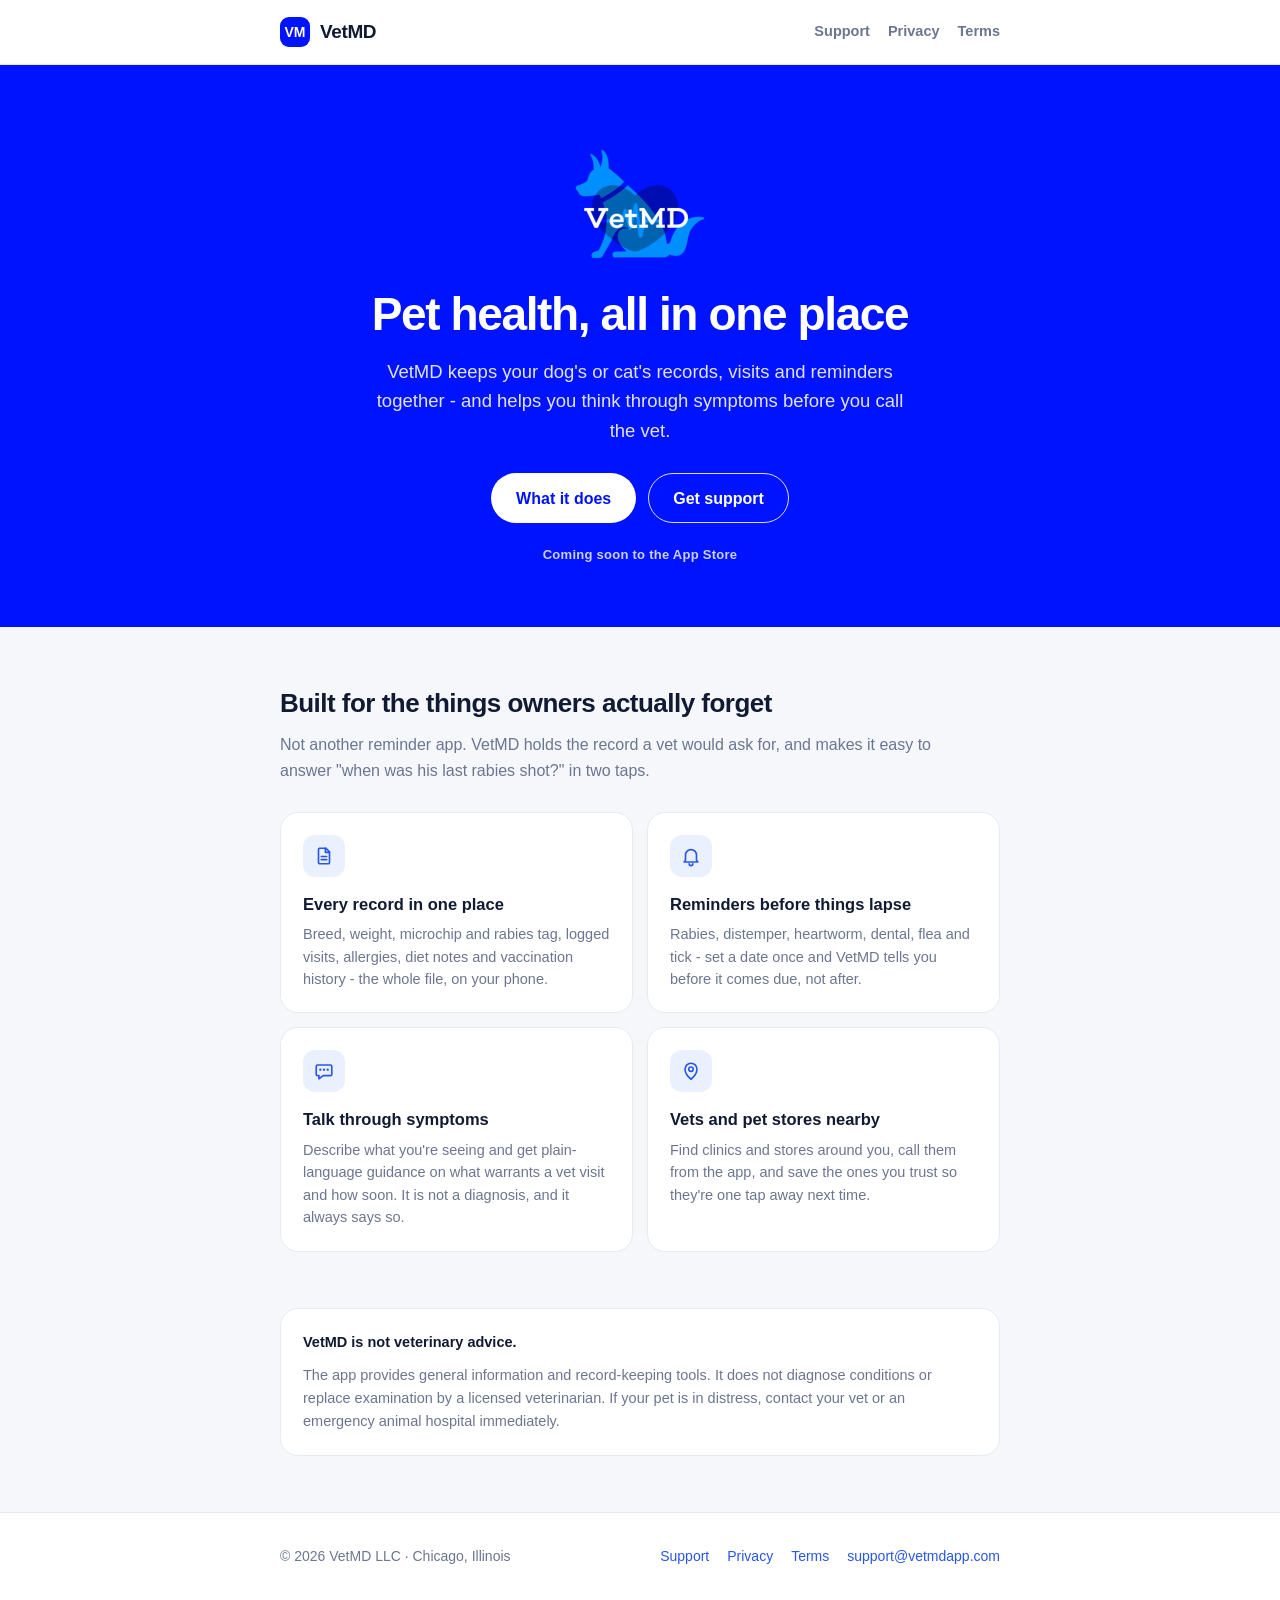
<file: index.html>
<!doctype html>
<html lang="en">
<head>
<meta charset="utf-8">
<meta name="viewport" content="width=device-width, initial-scale=1">
<title>VetMD - Pet health, all in one place</title>
<meta name="description" content="VetMD keeps your dog's or cat's health records, vet visits, vaccination reminders and nearby clinics together in one app.">
<meta property="og:title" content="VetMD - Pet health, all in one place">
<meta property="og:description" content="Health records, reminders, symptom guidance and a nearby vet finder for dog and cat owners.">
<meta property="og:type" content="website">
<meta name="theme-color" content="#0013FF">
<link rel="icon" href="favicon.png">
<link rel="stylesheet" href="styles.css">
</head>
<body>

<header class="site-head">
  <div class="wrap">
    <a class="brand" href="/"><span class="mark">VM</span> VetMD</a>
    <nav class="site-nav">
      <a href="/support.html">Support</a>
      <a href="/privacy.html">Privacy</a>
      <a href="/terms.html">Terms</a>
    </nav>
  </div>
</header>

<main>
  <div class="hero">
    <div class="wrap">
      <img class="hero-logo" src="logo.jpg" alt="VetMD" width="150" height="150">
      <h1>Pet health, all in one place</h1>
      <p>VetMD keeps your dog's or cat's records, visits and reminders together - and helps you
         think through symptoms before you call the vet.</p>
      <div class="cta">
        <a class="btn btn-white" href="#features">What it does</a>
        <a class="btn btn-ghost" href="/support.html">Get support</a>
      </div>
      <div class="badge">Coming soon to the App Store</div>
    </div>
  </div>

  <section id="features">
    <div class="wrap">
      <h2>Built for the things owners actually forget</h2>
      <p class="lede">Not another reminder app. VetMD holds the record a vet would ask for,
         and makes it easy to answer "when was his last rabies shot?" in two taps.</p>

      <div class="features">
        <div class="feature">
          <div class="tile" aria-hidden="true">
            <svg width="22" height="22" viewBox="0 0 24 24" fill="none" stroke="currentColor" stroke-width="1.8" stroke-linecap="round" stroke-linejoin="round"><path d="M7 3.5h7l4 4V19a1.5 1.5 0 0 1-1.5 1.5h-9A1.5 1.5 0 0 1 6 19V5A1.5 1.5 0 0 1 7 3.5Z"/><path d="M13.5 3.5V8H18M9 12.5h6M9 16h6"/></svg>
          </div>
          <h3>Every record in one place</h3>
          <p>Breed, weight, microchip and rabies tag, logged visits, allergies, diet notes and
             vaccination history - the whole file, on your phone.</p>
        </div>

        <div class="feature">
          <div class="tile" aria-hidden="true">
            <svg width="22" height="22" viewBox="0 0 24 24" fill="none" stroke="currentColor" stroke-width="1.8" stroke-linecap="round" stroke-linejoin="round"><path d="M6 16.5V11a6 6 0 0 1 12 0v5.5l1.5 2h-15Z"/><path d="M10 20.5a2 2 0 0 0 4 0"/></svg>
          </div>
          <h3>Reminders before things lapse</h3>
          <p>Rabies, distemper, heartworm, dental, flea and tick - set a date once and VetMD
             tells you before it comes due, not after.</p>
        </div>

        <div class="feature">
          <div class="tile" aria-hidden="true">
            <svg width="22" height="22" viewBox="0 0 24 24" fill="none" stroke="currentColor" stroke-width="1.8" stroke-linecap="round" stroke-linejoin="round"><path d="M5 5.5h14a1.5 1.5 0 0 1 1.5 1.5v8.5A1.5 1.5 0 0 1 19 17h-8l-4.5 3.5V17H5a1.5 1.5 0 0 1-1.5-1.5V7A1.5 1.5 0 0 1 5 5.5Z"/><path d="M8 10.5h.01M12 10.5h.01M16 10.5h.01" stroke-width="2.6"/></svg>
          </div>
          <h3>Talk through symptoms</h3>
          <p>Describe what you're seeing and get plain-language guidance on what warrants a vet
             visit and how soon. It is not a diagnosis, and it always says so.</p>
        </div>

        <div class="feature">
          <div class="tile" aria-hidden="true">
            <svg width="22" height="22" viewBox="0 0 24 24" fill="none" stroke="currentColor" stroke-width="1.8" stroke-linecap="round" stroke-linejoin="round"><path d="M12 21s-6.5-5.6-6.5-11a6.5 6.5 0 0 1 13 0c0 5.4-6.5 11-6.5 11Z"/><circle cx="12" cy="10" r="2.4"/></svg>
          </div>
          <h3>Vets and pet stores nearby</h3>
          <p>Find clinics and stores around you, call them from the app, and save the ones you
             trust so they're one tap away next time.</p>
        </div>
      </div>
    </div>
  </section>

  <section style="padding-top:0">
    <div class="wrap">
      <div class="note">
        <p style="margin:0 0 10px"><strong>VetMD is not veterinary advice.</strong></p>
        <p style="margin:0">The app provides general information and record-keeping tools. It does not
           diagnose conditions or replace examination by a licensed veterinarian. If your pet is in
           distress, contact your vet or an emergency animal hospital immediately.</p>
      </div>
    </div>
  </section>
</main>

<footer class="site-foot">
  <div class="wrap">
    <div>&copy; 2026 VetMD LLC &middot; Chicago, Illinois</div>
    <nav>
      <a href="/support.html">Support</a>
      <a href="/privacy.html">Privacy</a>
      <a href="/terms.html">Terms</a>
      <a href="mailto:support@vetmdapp.com">support@vetmdapp.com</a>
    </nav>
  </div>
</footer>

</body>
</html>
</file>
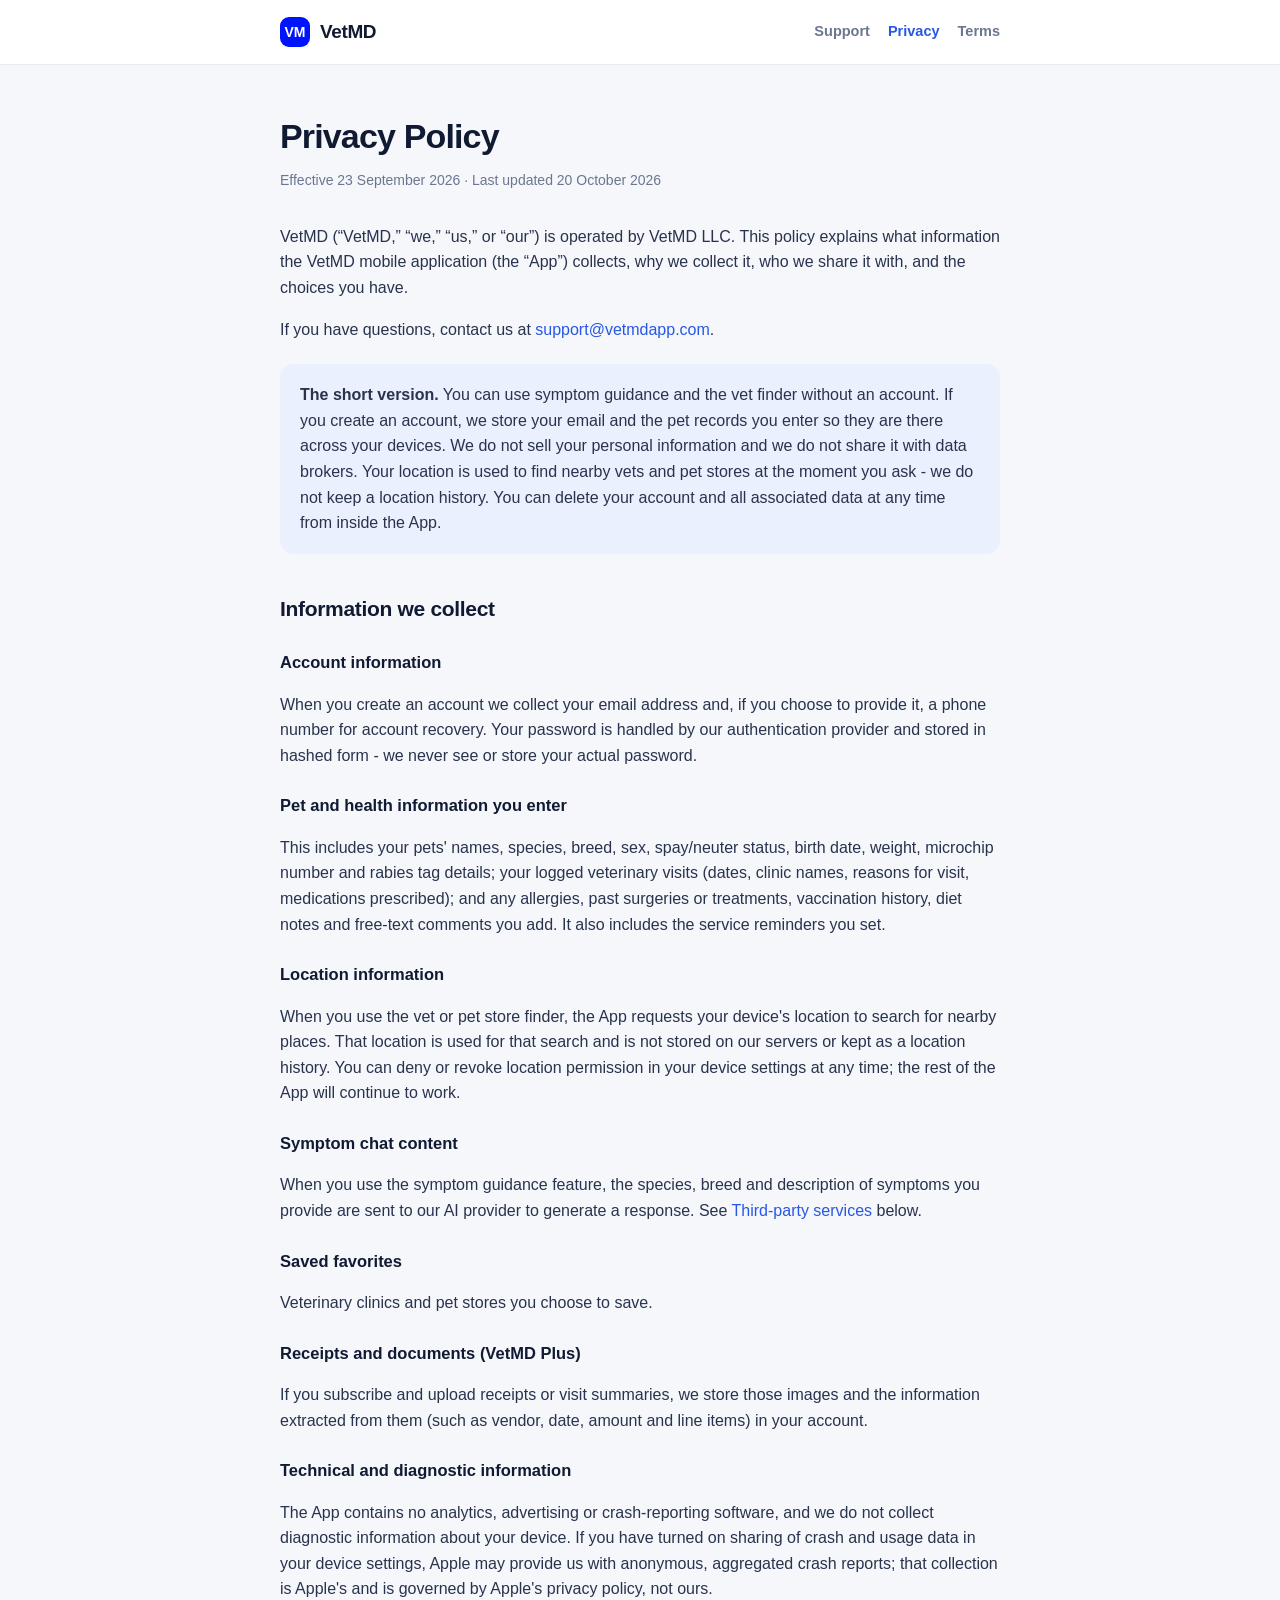
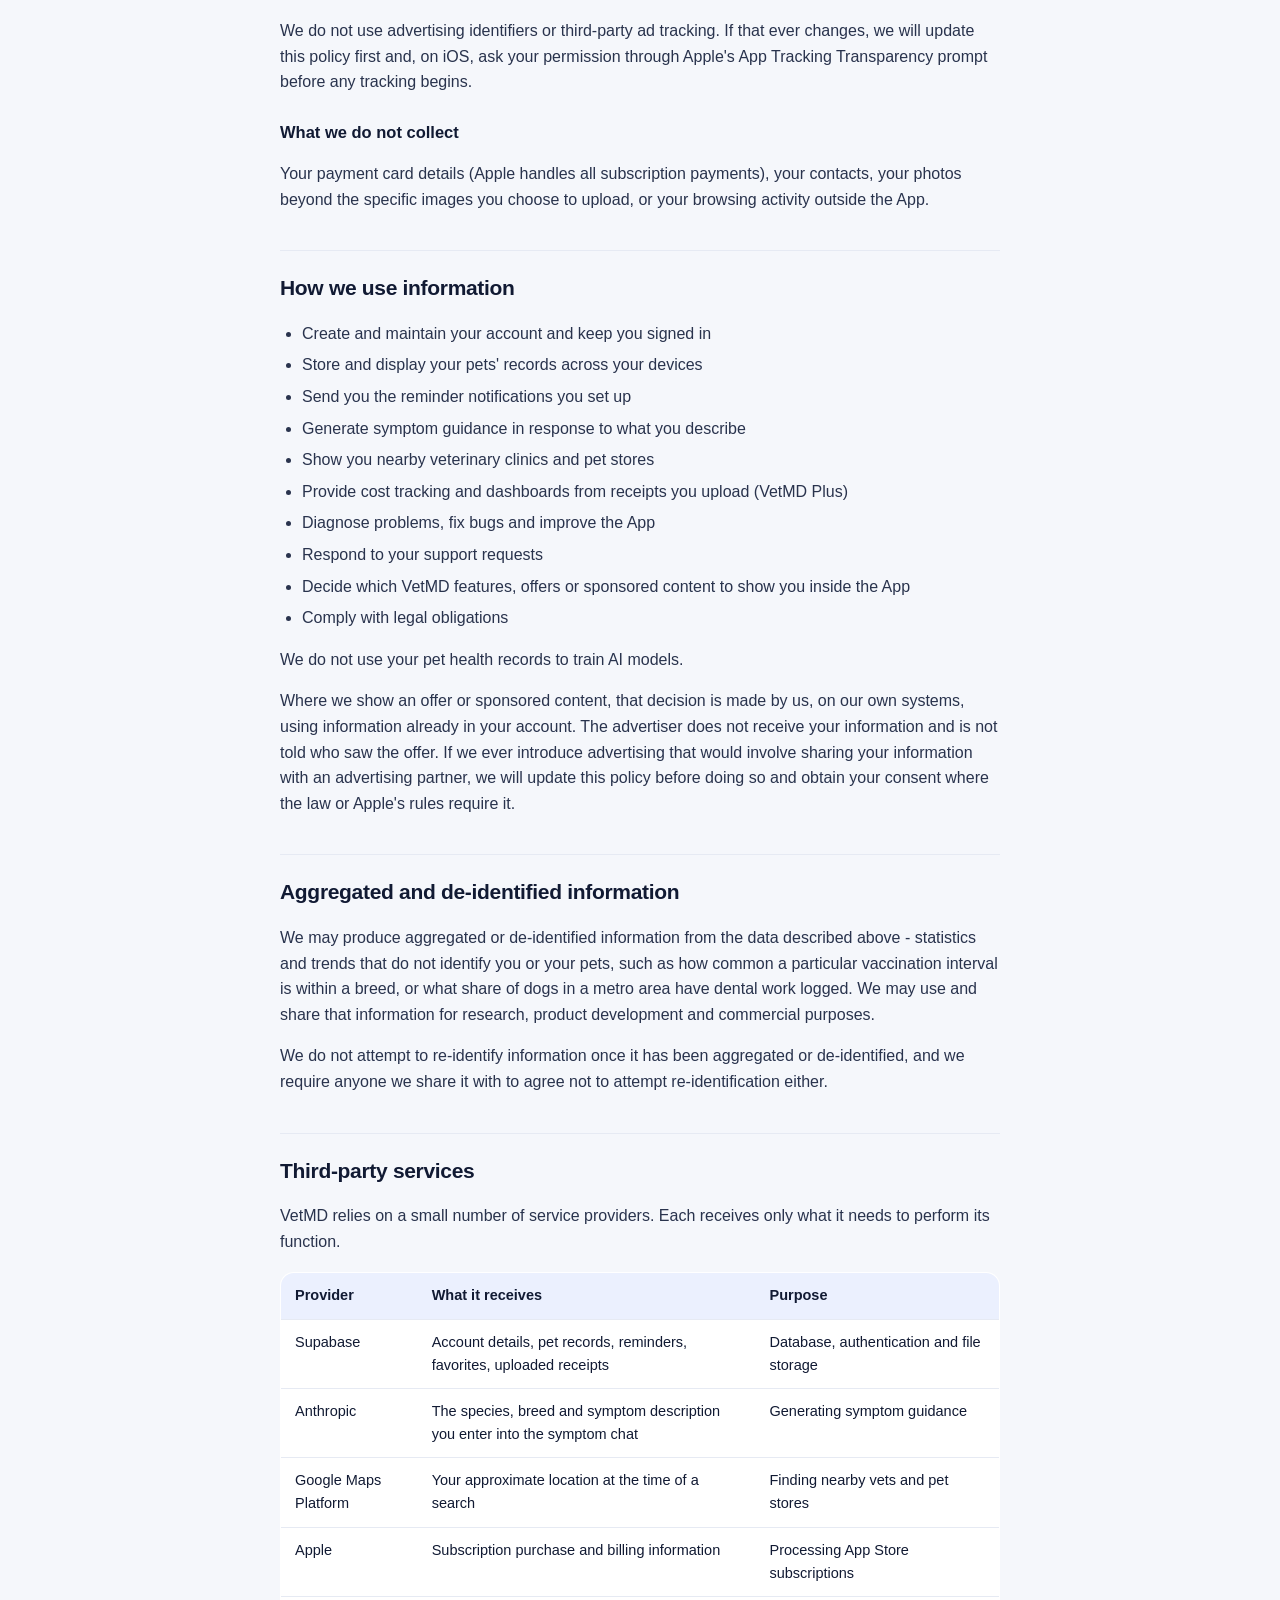
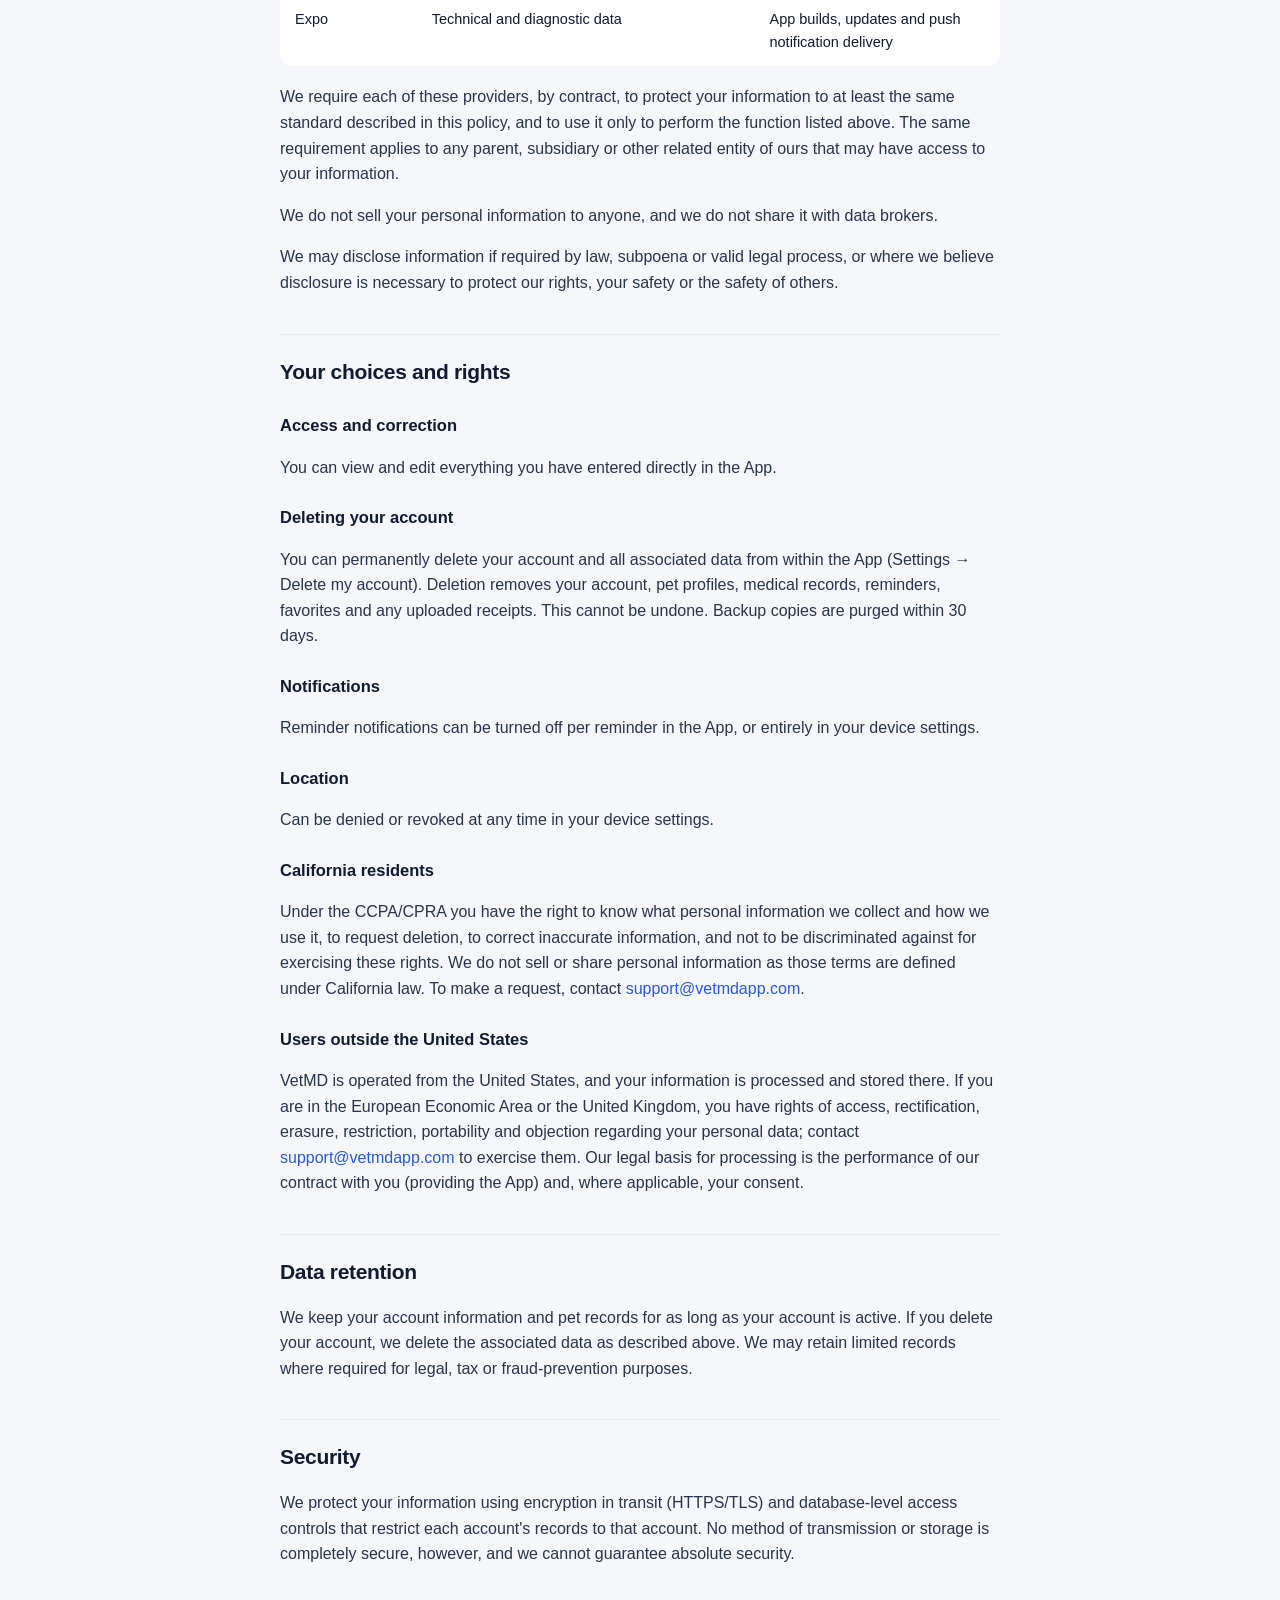
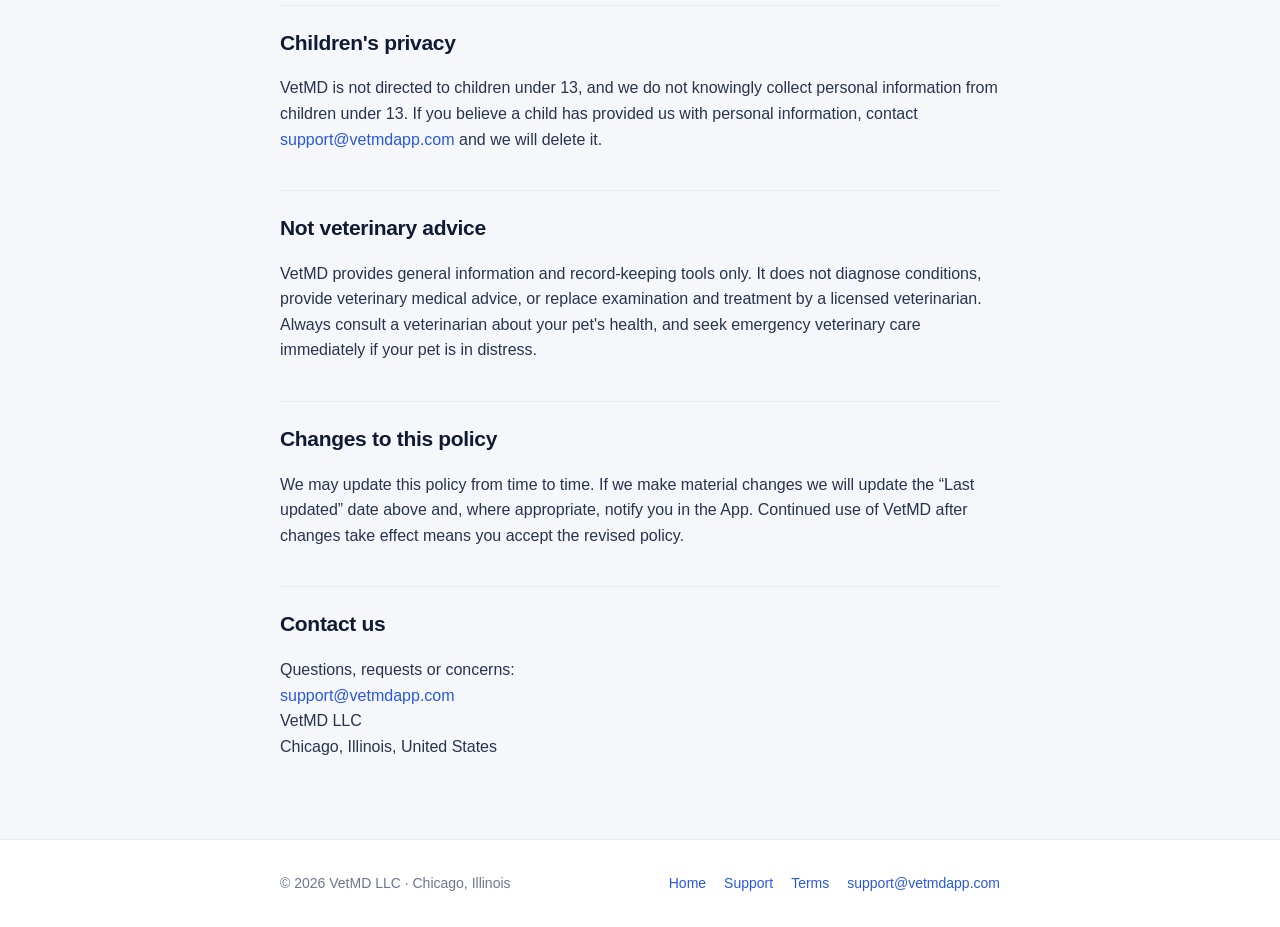
<file: privacy.html>
<!doctype html>
<html lang="en">
<head>
<meta charset="utf-8">
<meta name="viewport" content="width=device-width, initial-scale=1">
<title>Privacy Policy - VetMD</title>
<meta name="description" content="What the VetMD app collects, why, who it is shared with, and the choices you have.">
<meta name="theme-color" content="#0013FF">
<link rel="icon" href="favicon.png">
<link rel="stylesheet" href="styles.css">
</head>
<body>

<header class="site-head">
  <div class="wrap">
    <a class="brand" href="/"><span class="mark">VM</span> VetMD</a>
    <nav class="site-nav">
      <a href="/support.html">Support</a>
      <a href="/privacy.html" aria-current="page">Privacy</a>
      <a href="/terms.html">Terms</a>
    </nav>
  </div>
</header>

<main class="doc">
  <div class="wrap">
    <h1>Privacy Policy</h1>
    <p class="meta">Effective 23 September 2026 &middot; Last updated 20 October 2026</p>

    <p>VetMD (&ldquo;VetMD,&rdquo; &ldquo;we,&rdquo; &ldquo;us,&rdquo; or &ldquo;our&rdquo;) is operated
       by VetMD LLC. This policy explains what information the VetMD mobile application (the
       &ldquo;App&rdquo;) collects, why we collect it, who we share it with, and the choices you have.</p>

    <p>If you have questions, contact us at
       <a href="mailto:support@vetmdapp.com">support@vetmdapp.com</a>.</p>

    <div class="callout">
      <p><strong>The short version.</strong> You can use symptom guidance and the vet finder without an
         account. If you create an account, we store your email and the pet records you enter so they
         are there across your devices. We do not sell your personal information and we do not share it
         with data brokers. Your location is used to find nearby vets and pet stores at the moment you
         ask - we do not keep a location history. You can delete your account and all associated data
         at any time from inside the App.</p>
    </div>

    <h2>Information we collect</h2>

    <h3>Account information</h3>
    <p>When you create an account we collect your email address and, if you choose to provide it, a
       phone number for account recovery. Your password is handled by our authentication provider and
       stored in hashed form - we never see or store your actual password.</p>

    <h3>Pet and health information you enter</h3>
    <p>This includes your pets' names, species, breed, sex, spay/neuter status, birth date, weight,
       microchip number and rabies tag details; your logged veterinary visits (dates, clinic names,
       reasons for visit, medications prescribed); and any allergies, past surgeries or treatments,
       vaccination history, diet notes and free-text comments you add. It also includes the service
       reminders you set.</p>

    <h3>Location information</h3>
    <p>When you use the vet or pet store finder, the App requests your device's location to search for
       nearby places. That location is used for that search and is not stored on our servers or kept as
       a location history. You can deny or revoke location permission in your device settings at any
       time; the rest of the App will continue to work.</p>

    <h3>Symptom chat content</h3>
    <p>When you use the symptom guidance feature, the species, breed and description of symptoms you
       provide are sent to our AI provider to generate a response. See
       <a href="#third-party">Third-party services</a> below.</p>

    <h3>Saved favorites</h3>
    <p>Veterinary clinics and pet stores you choose to save.</p>

    <h3>Receipts and documents (VetMD Plus)</h3>
    <p>If you subscribe and upload receipts or visit summaries, we store those images and the
       information extracted from them (such as vendor, date, amount and line items) in your account.</p>

    <h3>Technical and diagnostic information</h3>
    <p>The App contains no analytics, advertising or crash-reporting software, and we do not collect
       diagnostic information about your device. If you have turned on sharing of crash and usage
       data in your device settings, Apple may provide us with anonymous, aggregated crash reports;
       that collection is Apple's and is governed by Apple's privacy policy, not ours.</p>
    <p>We do not use advertising identifiers or third-party ad tracking. If that ever changes, we
       will update this policy first and, on iOS, ask your permission through Apple's App Tracking
       Transparency prompt before any tracking begins.</p>

    <h3>What we do not collect</h3>
    <p>Your payment card details (Apple handles all subscription payments), your contacts, your photos
       beyond the specific images you choose to upload, or your browsing activity outside the App.</p>

    <h2>How we use information</h2>
    <ul>
      <li>Create and maintain your account and keep you signed in</li>
      <li>Store and display your pets' records across your devices</li>
      <li>Send you the reminder notifications you set up</li>
      <li>Generate symptom guidance in response to what you describe</li>
      <li>Show you nearby veterinary clinics and pet stores</li>
      <li>Provide cost tracking and dashboards from receipts you upload (VetMD Plus)</li>
      <li>Diagnose problems, fix bugs and improve the App</li>
      <li>Respond to your support requests</li>
      <li>Decide which VetMD features, offers or sponsored content to show you inside the App</li>
      <li>Comply with legal obligations</li>
    </ul>
    <p>We do not use your pet health records to train AI models.</p>
    <p>Where we show an offer or sponsored content, that decision is made by us, on our own systems,
       using information already in your account. The advertiser does not receive your information and
       is not told who saw the offer. If we ever introduce advertising that would involve sharing your
       information with an advertising partner, we will update this policy before doing so and obtain
       your consent where the law or Apple's rules require it.</p>

    <h2>Aggregated and de-identified information</h2>
    <p>We may produce aggregated or de-identified information from the data described above -
       statistics and trends that do not identify you or your pets, such as how common a particular
       vaccination interval is within a breed, or what share of dogs in a metro area have dental work
       logged. We may use and share that information for research, product development and commercial
       purposes.</p>
    <p>We do not attempt to re-identify information once it has been aggregated or de-identified, and
       we require anyone we share it with to agree not to attempt re-identification either.</p>

    <h2 id="third-party">Third-party services</h2>
    <p>VetMD relies on a small number of service providers. Each receives only what it needs to perform
       its function.</p>
    <table>
      <thead>
        <tr><th>Provider</th><th>What it receives</th><th>Purpose</th></tr>
      </thead>
      <tbody>
        <tr>
          <td>Supabase</td>
          <td>Account details, pet records, reminders, favorites, uploaded receipts</td>
          <td>Database, authentication and file storage</td>
        </tr>
        <tr>
          <td>Anthropic</td>
          <td>The species, breed and symptom description you enter into the symptom chat</td>
          <td>Generating symptom guidance</td>
        </tr>
        <tr>
          <td>Google Maps Platform</td>
          <td>Your approximate location at the time of a search</td>
          <td>Finding nearby vets and pet stores</td>
        </tr>
        <tr>
          <td>Apple</td>
          <td>Subscription purchase and billing information</td>
          <td>Processing App Store subscriptions</td>
        </tr>
        <tr>
          <td>Expo</td>
          <td>Technical and diagnostic data</td>
          <td>App builds, updates and push notification delivery</td>
        </tr>
      </tbody>
    </table>
    <p>We require each of these providers, by contract, to protect your information to at least the
       same standard described in this policy, and to use it only to perform the function listed
       above. The same requirement applies to any parent, subsidiary or other related entity of ours
       that may have access to your information.</p>
    <p>We do not sell your personal information to anyone, and we do not share it with data
       brokers.</p>
    <p>We may disclose information if required by law, subpoena or valid legal process, or where we
       believe disclosure is necessary to protect our rights, your safety or the safety of others.</p>

    <h2>Your choices and rights</h2>

    <h3>Access and correction</h3>
    <p>You can view and edit everything you have entered directly in the App.</p>

    <h3>Deleting your account</h3>
    <p>You can permanently delete your account and all associated data from within the App
       (Settings &rarr; Delete my account). Deletion removes your account, pet profiles, medical
       records, reminders, favorites and any uploaded receipts. This cannot be undone. Backup copies
       are purged within 30 days.</p>

    <h3>Notifications</h3>
    <p>Reminder notifications can be turned off per reminder in the App, or entirely in your device
       settings.</p>

    <h3>Location</h3>
    <p>Can be denied or revoked at any time in your device settings.</p>

    <h3>California residents</h3>
    <p>Under the CCPA/CPRA you have the right to know what personal information we collect and how we
       use it, to request deletion, to correct inaccurate information, and not to be discriminated
       against for exercising these rights. We do not sell or share personal information as those terms
       are defined under California law. To make a request, contact
       <a href="mailto:support@vetmdapp.com">support@vetmdapp.com</a>.</p>

    <h3>Users outside the United States</h3>
    <p>VetMD is operated from the United States, and your information is processed and stored there. If
       you are in the European Economic Area or the United Kingdom, you have rights of access,
       rectification, erasure, restriction, portability and objection regarding your personal data;
       contact <a href="mailto:support@vetmdapp.com">support@vetmdapp.com</a> to exercise them. Our
       legal basis for processing is the performance of our contract with you (providing the App) and,
       where applicable, your consent.</p>

    <h2>Data retention</h2>
    <p>We keep your account information and pet records for as long as your account is active. If you
       delete your account, we delete the associated data as described above. We may retain limited
       records where required for legal, tax or fraud-prevention purposes.</p>

    <h2>Security</h2>
    <p>We protect your information using encryption in transit (HTTPS/TLS) and database-level access
       controls that restrict each account's records to that account. No method of transmission or
       storage is completely secure, however, and we cannot guarantee absolute security.</p>

    <h2>Children's privacy</h2>
    <p>VetMD is not directed to children under 13, and we do not knowingly collect personal information
       from children under 13. If you believe a child has provided us with personal information,
       contact <a href="mailto:support@vetmdapp.com">support@vetmdapp.com</a> and we will delete it.</p>

    <h2>Not veterinary advice</h2>
    <p>VetMD provides general information and record-keeping tools only. It does not diagnose
       conditions, provide veterinary medical advice, or replace examination and treatment by a
       licensed veterinarian. Always consult a veterinarian about your pet's health, and seek emergency
       veterinary care immediately if your pet is in distress.</p>

    <h2>Changes to this policy</h2>
    <p>We may update this policy from time to time. If we make material changes we will update the
       &ldquo;Last updated&rdquo; date above and, where appropriate, notify you in the App. Continued
       use of VetMD after changes take effect means you accept the revised policy.</p>

    <h2>Contact us</h2>
    <p>Questions, requests or concerns:<br>
       <a href="mailto:support@vetmdapp.com">support@vetmdapp.com</a><br>
       VetMD LLC<br>
       Chicago, Illinois, United States</p>
  </div>
</main>

<footer class="site-foot">
  <div class="wrap">
    <div>&copy; 2026 VetMD LLC &middot; Chicago, Illinois</div>
    <nav>
      <a href="/">Home</a>
      <a href="/support.html">Support</a>
      <a href="/terms.html">Terms</a>
      <a href="mailto:support@vetmdapp.com">support@vetmdapp.com</a>
    </nav>
  </div>
</footer>

</body>
</html>
</file>
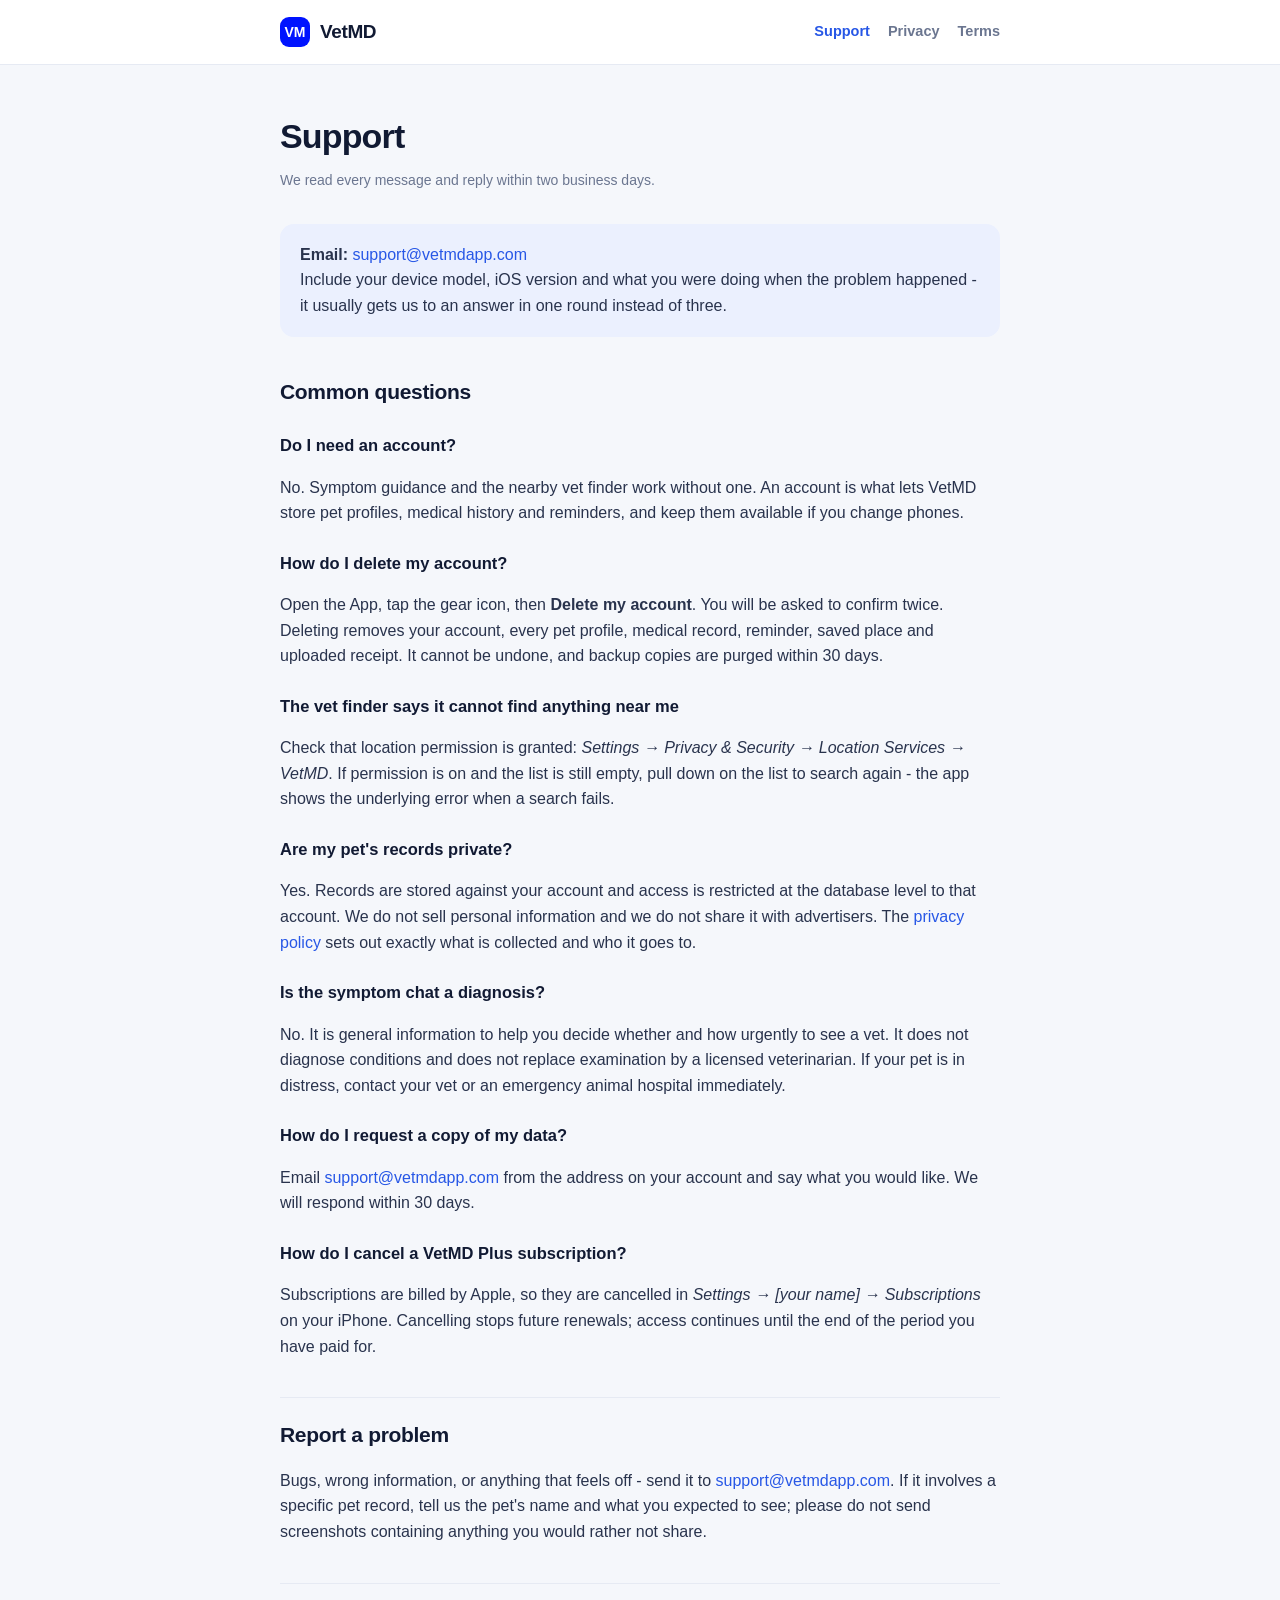
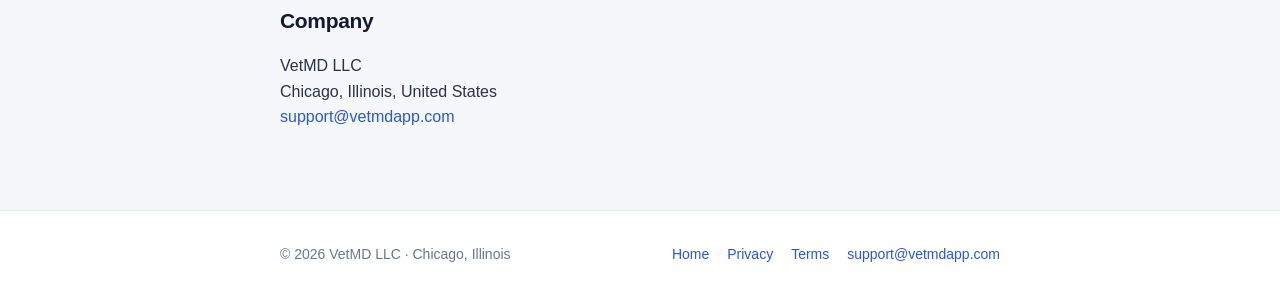
<file: support.html>
<!doctype html>
<html lang="en">
<head>
<meta charset="utf-8">
<meta name="viewport" content="width=device-width, initial-scale=1">
<title>Support - VetMD</title>
<meta name="description" content="Get help with the VetMD app: contact, common questions, account deletion and data requests.">
<meta name="theme-color" content="#0013FF">
<link rel="icon" href="favicon.png">
<link rel="stylesheet" href="styles.css">
</head>
<body>

<header class="site-head">
  <div class="wrap">
    <a class="brand" href="/"><span class="mark">VM</span> VetMD</a>
    <nav class="site-nav">
      <a href="/support.html" aria-current="page">Support</a>
      <a href="/privacy.html">Privacy</a>
      <a href="/terms.html">Terms</a>
    </nav>
  </div>
</header>

<main class="doc">
  <div class="wrap">
    <h1>Support</h1>
    <p class="meta">We read every message and reply within two business days.</p>

    <div class="callout">
      <p><strong>Email:</strong> <a href="mailto:support@vetmdapp.com">support@vetmdapp.com</a><br>
         Include your device model, iOS version and what you were doing when the problem happened -
         it usually gets us to an answer in one round instead of three.</p>
    </div>

    <h2>Common questions</h2>

    <h3>Do I need an account?</h3>
    <p>No. Symptom guidance and the nearby vet finder work without one. An account is what lets VetMD
       store pet profiles, medical history and reminders, and keep them available if you change
       phones.</p>

    <h3>How do I delete my account?</h3>
    <p>Open the App, tap the gear icon, then <strong>Delete my account</strong>. You will be asked to
       confirm twice. Deleting removes your account, every pet profile, medical record, reminder, saved
       place and uploaded receipt. It cannot be undone, and backup copies are purged within 30 days.</p>

    <h3>The vet finder says it cannot find anything near me</h3>
    <p>Check that location permission is granted: <em>Settings &rarr; Privacy &amp; Security &rarr;
       Location Services &rarr; VetMD</em>. If permission is on and the list is still empty, pull down
       on the list to search again - the app shows the underlying error when a search fails.</p>

    <h3>Are my pet's records private?</h3>
    <p>Yes. Records are stored against your account and access is restricted at the database level to
       that account. We do not sell personal information and we do not share it with advertisers. The
       <a href="/privacy.html">privacy policy</a> sets out exactly what is collected and who it goes
       to.</p>

    <h3>Is the symptom chat a diagnosis?</h3>
    <p>No. It is general information to help you decide whether and how urgently to see a vet. It does
       not diagnose conditions and does not replace examination by a licensed veterinarian. If your pet
       is in distress, contact your vet or an emergency animal hospital immediately.</p>

    <h3>How do I request a copy of my data?</h3>
    <p>Email <a href="mailto:support@vetmdapp.com">support@vetmdapp.com</a> from the address on your
       account and say what you would like. We will respond within 30 days.</p>

    <h3>How do I cancel a VetMD Plus subscription?</h3>
    <p>Subscriptions are billed by Apple, so they are cancelled in <em>Settings &rarr; [your name]
       &rarr; Subscriptions</em> on your iPhone. Cancelling stops future renewals; access continues
       until the end of the period you have paid for.</p>

    <h2>Report a problem</h2>
    <p>Bugs, wrong information, or anything that feels off - send it to
       <a href="mailto:support@vetmdapp.com">support@vetmdapp.com</a>. If it involves a specific pet
       record, tell us the pet's name and what you expected to see; please do not send screenshots
       containing anything you would rather not share.</p>

    <h2>Company</h2>
    <p>VetMD LLC<br>
       Chicago, Illinois, United States<br>
       <a href="mailto:support@vetmdapp.com">support@vetmdapp.com</a></p>
  </div>
</main>

<footer class="site-foot">
  <div class="wrap">
    <div>&copy; 2026 VetMD LLC &middot; Chicago, Illinois</div>
    <nav>
      <a href="/">Home</a>
      <a href="/privacy.html">Privacy</a>
      <a href="/terms.html">Terms</a>
      <a href="mailto:support@vetmdapp.com">support@vetmdapp.com</a>
    </nav>
  </div>
</footer>

</body>
</html>
</file>
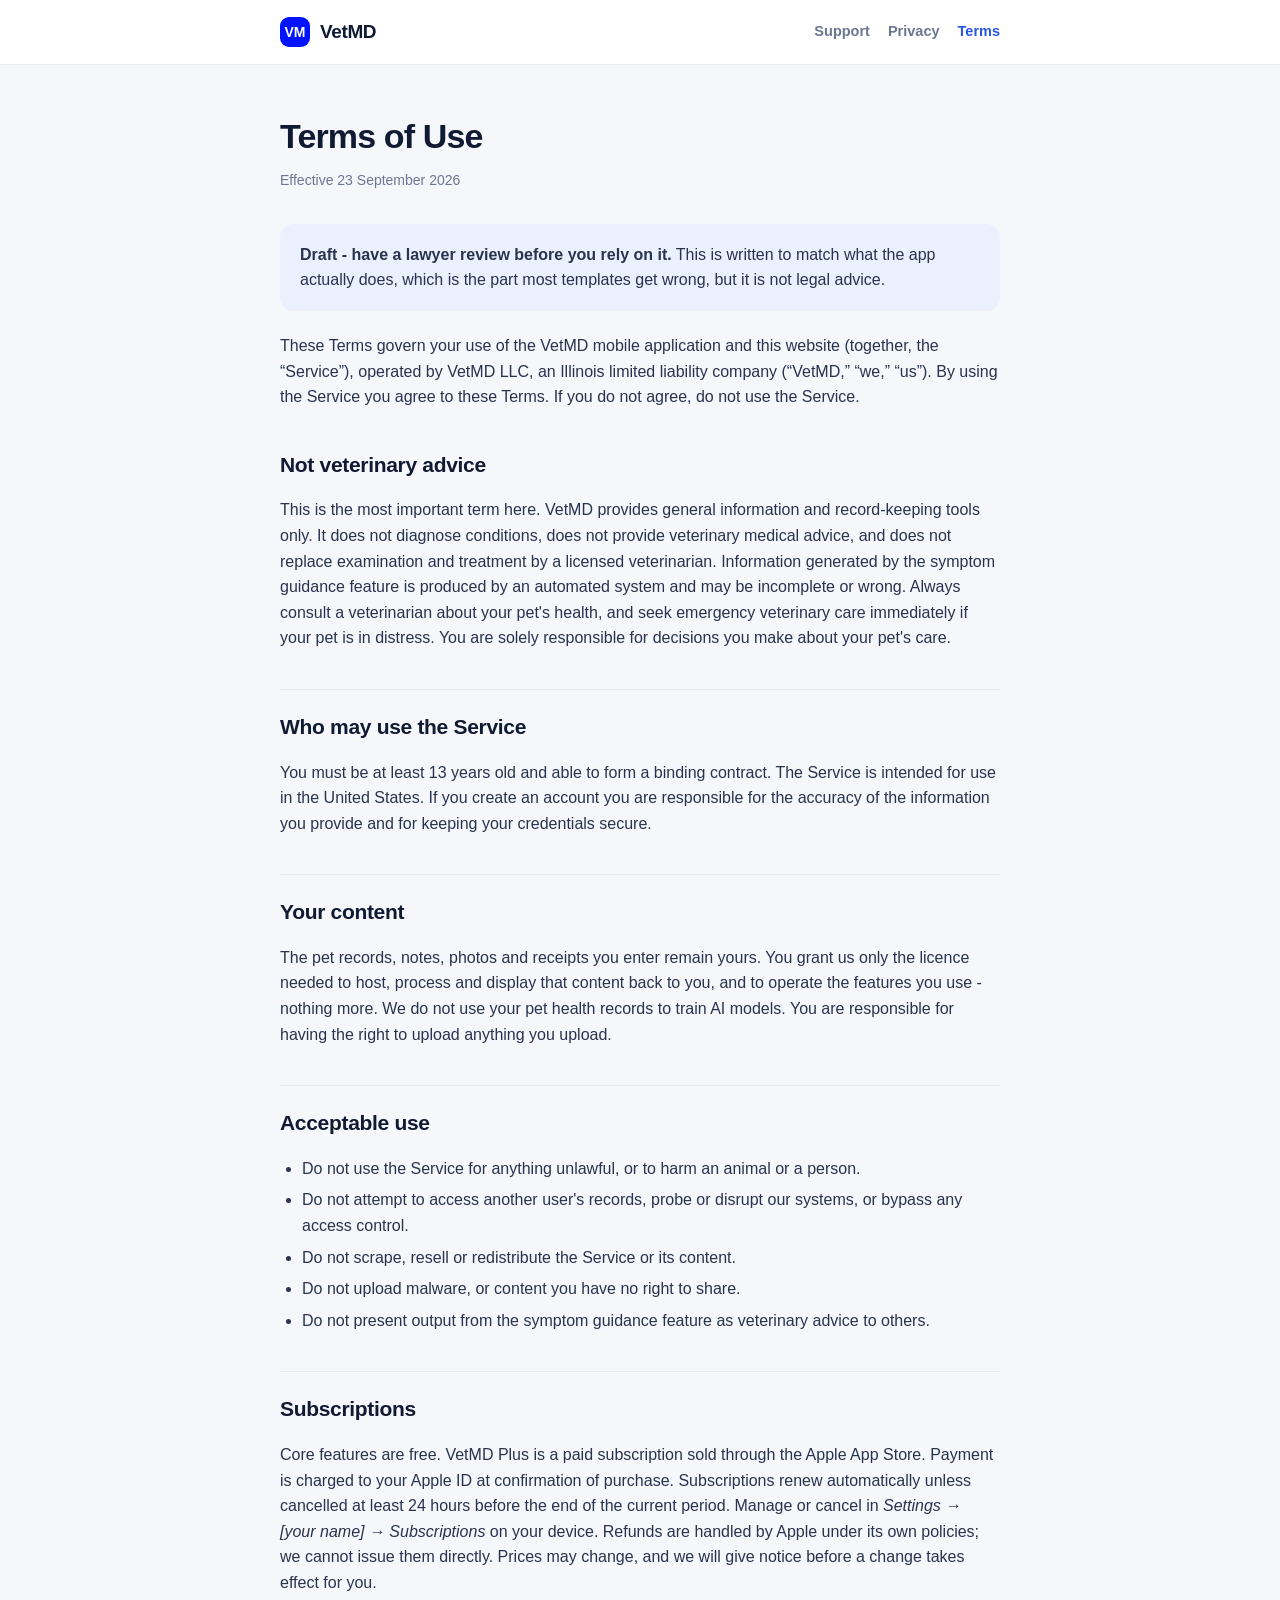
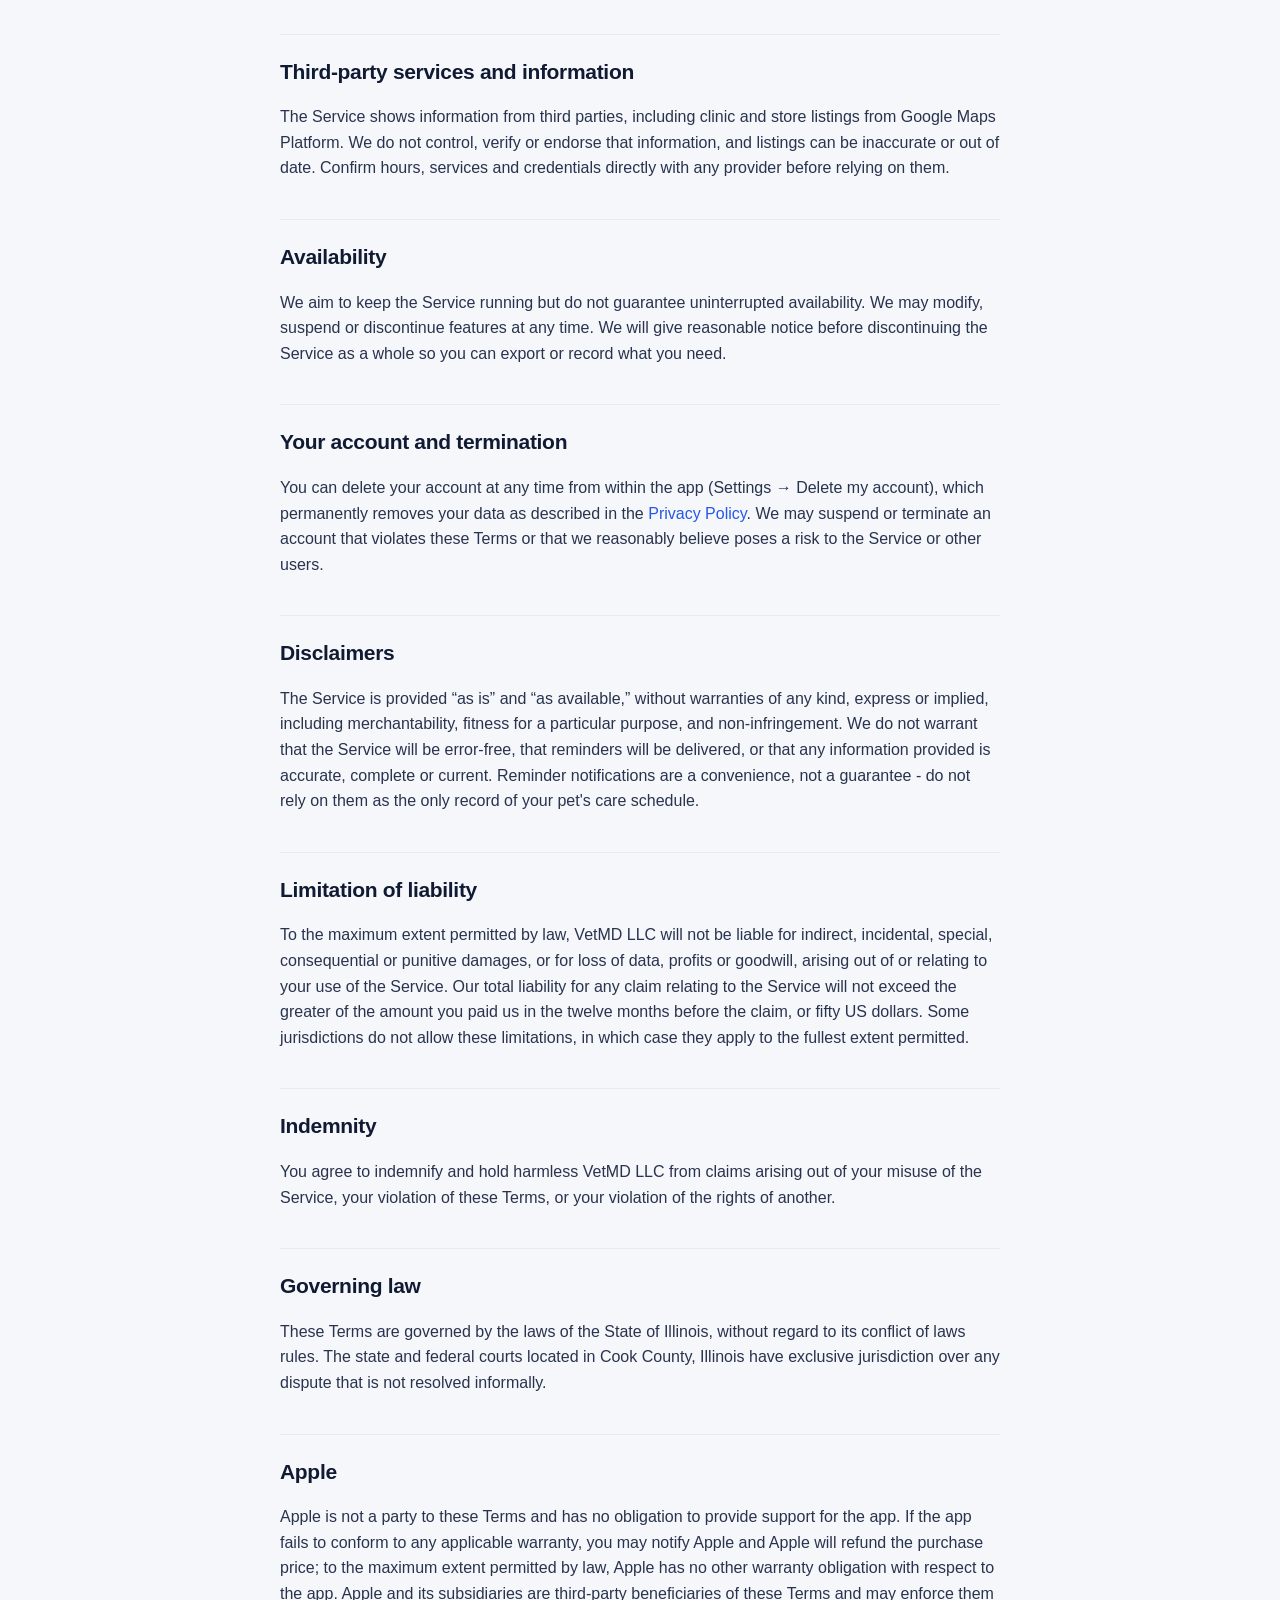
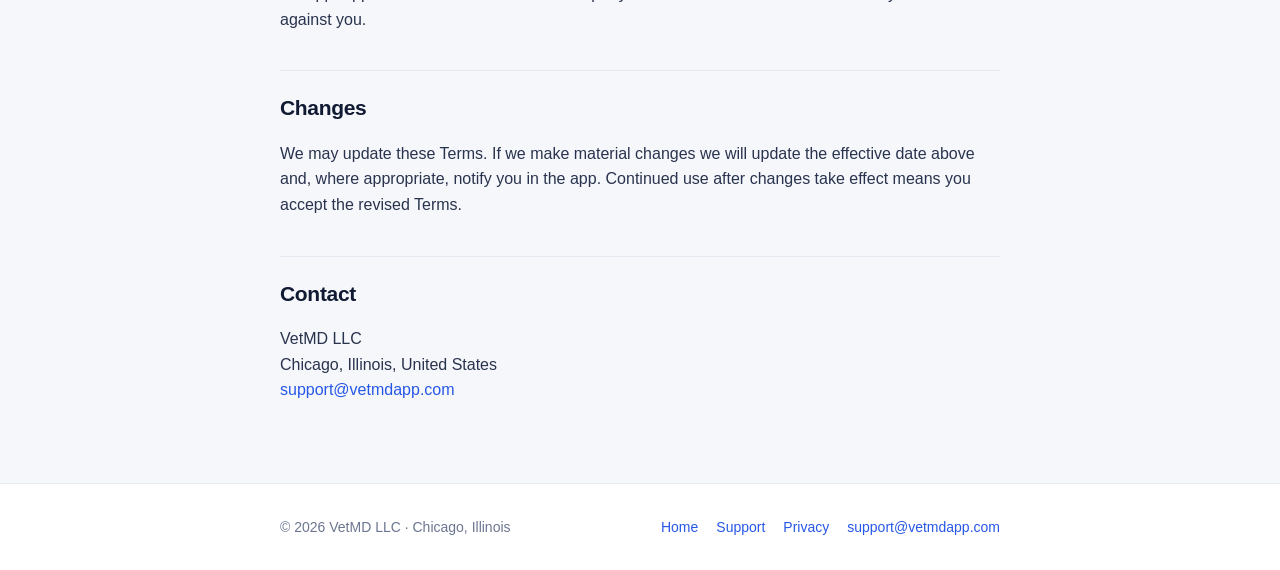
<file: terms.html>
<!doctype html>
<html lang="en">
<head>
<meta charset="utf-8">
<meta name="viewport" content="width=device-width, initial-scale=1">
<title>Terms of Use - VetMD</title>
<meta name="description" content="The terms that apply to your use of the VetMD app.">
<meta name="theme-color" content="#0013FF">
<link rel="icon" href="favicon.png">
<link rel="stylesheet" href="styles.css">
</head>
<body>

<header class="site-head">
  <div class="wrap">
    <a class="brand" href="/"><span class="mark">VM</span> VetMD</a>
    <nav class="site-nav">
      <a href="/support.html">Support</a>
      <a href="/privacy.html">Privacy</a>
      <a href="/terms.html" aria-current="page">Terms</a>
    </nav>
  </div>
</header>

<main class="doc">
  <div class="wrap">
    <h1>Terms of Use</h1>
    <p class="meta">Effective 23 September 2026</p>

    <div class="callout">
      <p><strong>Draft - have a lawyer review before you rely on it.</strong> This is written to match
         what the app actually does, which is the part most templates get wrong, but it is not legal
         advice.</p>
    </div>

    <p>These Terms govern your use of the VetMD mobile application and this website (together, the
       &ldquo;Service&rdquo;), operated by VetMD LLC, an Illinois limited liability company
       (&ldquo;VetMD,&rdquo; &ldquo;we,&rdquo; &ldquo;us&rdquo;). By using the Service you agree to
       these Terms. If you do not agree, do not use the Service.</p>

    <h2>Not veterinary advice</h2>
    <p>This is the most important term here. VetMD provides general information and record-keeping
       tools only. It does not diagnose conditions, does not provide veterinary medical advice, and
       does not replace examination and treatment by a licensed veterinarian. Information generated by
       the symptom guidance feature is produced by an automated system and may be incomplete or wrong.
       Always consult a veterinarian about your pet's health, and seek emergency veterinary care
       immediately if your pet is in distress. You are solely responsible for decisions you make about
       your pet's care.</p>

    <h2>Who may use the Service</h2>
    <p>You must be at least 13 years old and able to form a binding contract. The Service is intended
       for use in the United States. If you create an account you are responsible for the accuracy of
       the information you provide and for keeping your credentials secure.</p>

    <h2>Your content</h2>
    <p>The pet records, notes, photos and receipts you enter remain yours. You grant us only the
       licence needed to host, process and display that content back to you, and to operate the
       features you use - nothing more. We do not use your pet health records to train AI models. You
       are responsible for having the right to upload anything you upload.</p>

    <h2>Acceptable use</h2>
    <ul>
      <li>Do not use the Service for anything unlawful, or to harm an animal or a person.</li>
      <li>Do not attempt to access another user's records, probe or disrupt our systems, or bypass any
          access control.</li>
      <li>Do not scrape, resell or redistribute the Service or its content.</li>
      <li>Do not upload malware, or content you have no right to share.</li>
      <li>Do not present output from the symptom guidance feature as veterinary advice to others.</li>
    </ul>

    <h2>Subscriptions</h2>
    <p>Core features are free. VetMD Plus is a paid subscription sold through the Apple App Store.
       Payment is charged to your Apple ID at confirmation of purchase. Subscriptions renew
       automatically unless cancelled at least 24 hours before the end of the current period. Manage or
       cancel in <em>Settings &rarr; [your name] &rarr; Subscriptions</em> on your device. Refunds are
       handled by Apple under its own policies; we cannot issue them directly. Prices may change, and
       we will give notice before a change takes effect for you.</p>

    <h2>Third-party services and information</h2>
    <p>The Service shows information from third parties, including clinic and store listings from
       Google Maps Platform. We do not control, verify or endorse that information, and listings can be
       inaccurate or out of date. Confirm hours, services and credentials directly with any provider
       before relying on them.</p>

    <h2>Availability</h2>
    <p>We aim to keep the Service running but do not guarantee uninterrupted availability. We may
       modify, suspend or discontinue features at any time. We will give reasonable notice before
       discontinuing the Service as a whole so you can export or record what you need.</p>

    <h2>Your account and termination</h2>
    <p>You can delete your account at any time from within the app (Settings &rarr; Delete my account),
       which permanently removes your data as described in the
       <a href="/privacy.html">Privacy Policy</a>. We may suspend or terminate an account that
       violates these Terms or that we reasonably believe poses a risk to the Service or other users.</p>

    <h2>Disclaimers</h2>
    <p>The Service is provided &ldquo;as is&rdquo; and &ldquo;as available,&rdquo; without warranties
       of any kind, express or implied, including merchantability, fitness for a particular purpose,
       and non-infringement. We do not warrant that the Service will be error-free, that reminders will
       be delivered, or that any information provided is accurate, complete or current. Reminder
       notifications are a convenience, not a guarantee - do not rely on them as the only record of
       your pet's care schedule.</p>

    <h2>Limitation of liability</h2>
    <p>To the maximum extent permitted by law, VetMD LLC will not be liable for indirect, incidental,
       special, consequential or punitive damages, or for loss of data, profits or goodwill, arising
       out of or relating to your use of the Service. Our total liability for any claim relating to the
       Service will not exceed the greater of the amount you paid us in the twelve months before the
       claim, or fifty US dollars. Some jurisdictions do not allow these limitations, in which case
       they apply to the fullest extent permitted.</p>

    <h2>Indemnity</h2>
    <p>You agree to indemnify and hold harmless VetMD LLC from claims arising out of your misuse of the
       Service, your violation of these Terms, or your violation of the rights of another.</p>

    <h2>Governing law</h2>
    <p>These Terms are governed by the laws of the State of Illinois, without regard to its conflict of
       laws rules. The state and federal courts located in Cook County, Illinois have exclusive
       jurisdiction over any dispute that is not resolved informally.</p>

    <h2>Apple</h2>
    <p>Apple is not a party to these Terms and has no obligation to provide support for the app. If the
       app fails to conform to any applicable warranty, you may notify Apple and Apple will refund the
       purchase price; to the maximum extent permitted by law, Apple has no other warranty obligation
       with respect to the app. Apple and its subsidiaries are third-party beneficiaries of these
       Terms and may enforce them against you.</p>

    <h2>Changes</h2>
    <p>We may update these Terms. If we make material changes we will update the effective date above
       and, where appropriate, notify you in the app. Continued use after changes take effect means you
       accept the revised Terms.</p>

    <h2>Contact</h2>
    <p>VetMD LLC<br>
       Chicago, Illinois, United States<br>
       <a href="mailto:support@vetmdapp.com">support@vetmdapp.com</a></p>
  </div>
</main>

<footer class="site-foot">
  <div class="wrap">
    <div>&copy; 2026 VetMD LLC &middot; Chicago, Illinois</div>
    <nav>
      <a href="/">Home</a>
      <a href="/support.html">Support</a>
      <a href="/privacy.html">Privacy</a>
      <a href="mailto:support@vetmdapp.com">support@vetmdapp.com</a>
    </nav>
  </div>
</footer>

</body>
</html>
</file>
<file: styles.css>
/* VetMD marketing site - same tokens as the app (src/theme/colors.ts). */
:root {
  --logo: #0013FF;
  --blue: #2757E6;
  --blue-press: #1E47C9;
  --blue-soft: #EBF0FE;
  --blue-line: #C9D6FB;
  --ink: #111A33;
  --muted: #6B7690;
  --faint: #9AA3B8;
  --line: #E6EAF3;
  --ground: #F5F7FB;
  --card: #FFFFFF;
  --green: #15875A;
  --green-bg: #E3F5EC;
  --sys: -apple-system, BlinkMacSystemFont, "Segoe UI", "SF Pro Text", Roboto,
    "Helvetica Neue", Helvetica, Arial, sans-serif;
}

* { box-sizing: border-box; }

html { -webkit-text-size-adjust: 100%; }

body {
  margin: 0;
  background: var(--ground);
  color: var(--ink);
  font-family: var(--sys);
  font-size: 16px;
  line-height: 1.6;
  -webkit-font-smoothing: antialiased;
}

a { color: var(--blue); text-decoration: none; }
a:hover { text-decoration: underline; }
a:focus-visible { outline: 2px solid var(--blue); outline-offset: 3px; border-radius: 6px; }

.wrap { max-width: 760px; margin: 0 auto; padding: 0 20px; }

/* ---------- header ---------- */
.site-head {
  background: var(--card);
  border-bottom: 1px solid var(--line);
  position: sticky;
  top: 0;
  z-index: 10;
}
.site-head .wrap {
  display: flex;
  align-items: center;
  justify-content: space-between;
  gap: 16px;
  height: 64px;
}
.brand {
  display: inline-flex;
  align-items: center;
  gap: 10px;
  font-weight: 800;
  font-size: 19px;
  letter-spacing: -0.02em;
  color: var(--ink);
}
.brand:hover { text-decoration: none; }
.brand .mark {
  width: 30px;
  height: 30px;
  border-radius: 9px;
  background: var(--logo);
  color: #fff;
  display: grid;
  place-items: center;
  font-size: 14px;
  font-weight: 800;
  letter-spacing: 0;
}
.site-nav { display: flex; gap: 18px; font-size: 14.5px; font-weight: 600; }
.site-nav a { color: var(--muted); }
.site-nav a[aria-current="page"] { color: var(--blue); }

/* ---------- hero ---------- */
.hero {
  background: var(--logo);
  color: #fff;
  padding: 64px 0 60px;
  text-align: center;
}
.hero-logo {
  display: block;
  margin: 0 auto 10px;
  width: 150px;
  height: 150px;
  border-radius: 34px;
}
.hero h1 {
  margin: 0;
  font-size: clamp(32px, 6vw, 46px);
  font-weight: 800;
  letter-spacing: -0.03em;
  line-height: 1.12;
  text-wrap: balance;
}
.hero p {
  margin: 16px auto 0;
  max-width: 34rem;
  font-size: clamp(16px, 2.4vw, 18.5px);
  color: rgba(255, 255, 255, 0.88);
}
.hero .cta { margin-top: 28px; display: flex; gap: 12px; justify-content: center; flex-wrap: wrap; }
.btn {
  display: inline-flex;
  align-items: center;
  justify-content: center;
  height: 50px;
  padding: 0 24px;
  border-radius: 999px;
  font-size: 16px;
  font-weight: 650;
  border: 1.5px solid transparent;
}
.btn:hover { text-decoration: none; }
.btn-white { background: #fff; color: var(--logo); }
.btn-white:hover { background: #F0F2FF; }
.btn-ghost { border-color: rgba(255, 255, 255, 0.85); color: #fff; }
.btn-ghost:hover { background: rgba(255, 255, 255, 0.12); }
.btn-primary { background: var(--blue); color: #fff; }
.btn-primary:hover { background: var(--blue-press); }
.badge {
  display: inline-block;
  margin-top: 22px;
  font-size: 13px;
  font-weight: 600;
  letter-spacing: 0.02em;
  color: rgba(255, 255, 255, 0.8);
}

/* ---------- sections ---------- */
section { padding: 56px 0; }
section h2 {
  margin: 0 0 8px;
  font-size: 26px;
  font-weight: 800;
  letter-spacing: -0.02em;
}
section .lede { margin: 0 0 28px; color: var(--muted); max-width: 44rem; }

.features { display: grid; gap: 14px; grid-template-columns: repeat(auto-fit, minmax(250px, 1fr)); }
.feature {
  background: var(--card);
  border: 1px solid var(--line);
  border-radius: 18px;
  padding: 22px;
}
.feature .tile {
  width: 42px;
  height: 42px;
  border-radius: 12px;
  background: var(--blue-soft);
  color: var(--blue);
  display: grid;
  place-items: center;
  margin-bottom: 14px;
}
.feature h3 { margin: 0 0 6px; font-size: 16.5px; font-weight: 700; }
.feature p { margin: 0; font-size: 14.5px; color: var(--muted); line-height: 1.55; }

.note {
  background: var(--card);
  border: 1px solid var(--line);
  border-radius: 18px;
  padding: 22px;
  font-size: 14.5px;
  color: var(--muted);
}
.note strong { color: var(--ink); }

/* ---------- legal / long-form pages ---------- */
.doc { background: var(--ground); padding: 44px 0 64px; }
.doc h1 { font-size: 34px; font-weight: 800; letter-spacing: -0.025em; margin: 0 0 6px; }
.doc .meta { color: var(--muted); font-size: 14px; margin: 0 0 32px; }
.doc h2 {
  font-size: 21px;
  font-weight: 750;
  letter-spacing: -0.015em;
  margin: 38px 0 10px;
  padding-top: 20px;
  border-top: 1px solid var(--line);
}
.doc h2:first-of-type { border-top: 0; padding-top: 0; }
.doc h3 { font-size: 16.5px; font-weight: 700; margin: 24px 0 6px; }
.doc p, .doc li { color: #29334D; }
.doc ul { padding-left: 22px; }
.doc li + li { margin-top: 6px; }
.doc table {
  width: 100%;
  border-collapse: collapse;
  margin: 18px 0;
  font-size: 14.5px;
  background: var(--card);
  border: 1px solid var(--line);
  border-radius: 14px;
  overflow: hidden;
}
.doc th, .doc td {
  text-align: left;
  padding: 11px 14px;
  border-bottom: 1px solid var(--line);
  vertical-align: top;
}
.doc th { background: var(--blue-soft); color: var(--ink); font-weight: 700; }
.doc tr:last-child td { border-bottom: 0; }
.doc .callout {
  background: var(--blue-soft);
  border-radius: 14px;
  padding: 18px 20px;
  margin: 22px 0;
}
.doc .callout p { margin: 0; }
.toc {
  background: var(--card);
  border: 1px solid var(--line);
  border-radius: 14px;
  padding: 16px 20px;
  margin-bottom: 32px;
  font-size: 14.5px;
}
.toc strong { display: block; margin-bottom: 8px; }
.toc ul { margin: 0; padding-left: 20px; }

/* ---------- footer ---------- */
.site-foot {
  background: var(--card);
  border-top: 1px solid var(--line);
  padding: 32px 0;
  font-size: 14px;
  color: var(--muted);
}
.site-foot .wrap { display: flex; flex-wrap: wrap; gap: 14px; justify-content: space-between; }
.site-foot nav { display: flex; gap: 18px; flex-wrap: wrap; }

@media (max-width: 560px) {
  .site-head .wrap { height: 58px; }
  .site-nav { gap: 14px; font-size: 14px; }
  section { padding: 44px 0; }
  .hero { padding: 48px 0 44px; }
}
</file>
